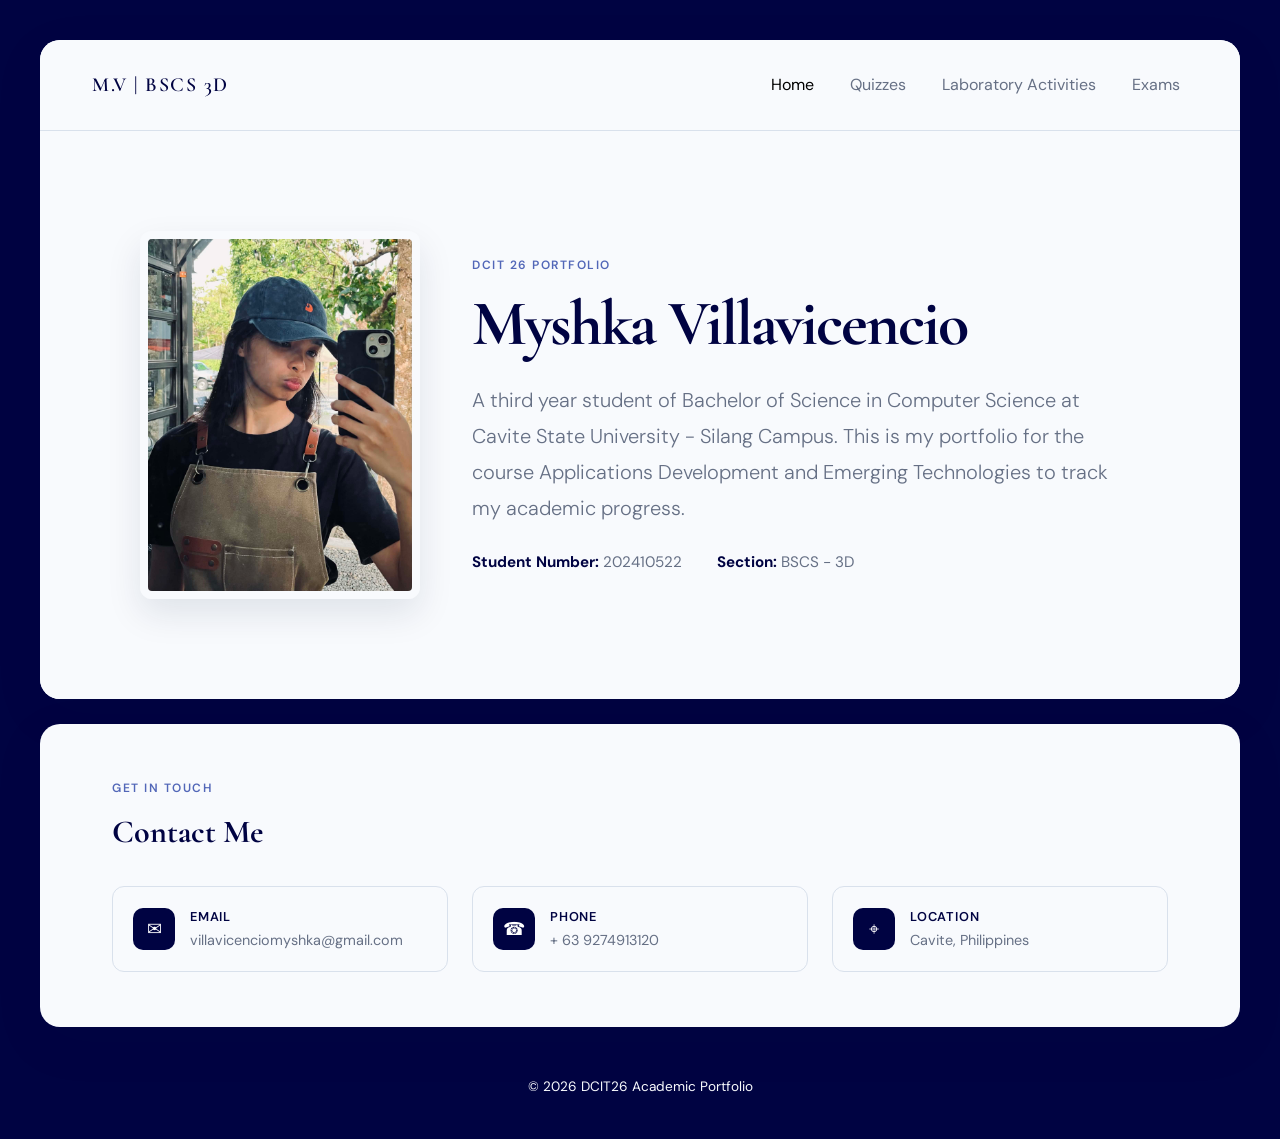
<file: index.html>
<!DOCTYPE html>
<html lang = "en">

<head>
    <meta charset = "UTF-8">
    <meta name="viewport" content="width=device-width, initial-scale=1.0">

    <title>M.V Portfolio</title>

    <link rel="stylesheet" href="https://cdn.jsdelivr.net/npm/bootstrap@5.3.3/dist/css/bootstrap.min.css">
    <link rel="stylesheet" href="style.css">
</head>

<body>

    <div class="site-wrapper">

        <div class="site-card">

            <nav class="navbar navbar-expand-lg">
                <div class="container-fluid">

                    <a class="navbar-brand" href="index.html">
                        M.V | BSCS 3D
                    </a>

                    <button 
                        class="navbar-toggler"
                        type="button"
                        data-bs-toggle="collapse"
                        data-bs-target="#navbarNav">

                        <span class="navbar-toggler-icon"></span>

                    </button>

                    <div class="collapse navbar-collapse" id="navbarNav">

                        <ul class="navbar-nav ms-auto">

                            <li class="nav-item">
                                <a class="nav-link active" href="index.html">
                                    Home
                                </a>
                            </li>

                            <li class="nav-item">
                                <a class="nav-link" href="quiz.html">
                                    Quizzes
                                </a>
                            </li>

                            <li class="nav-item">
                                <a class="nav-link" href="laboratory.html">
                                    Laboratory Activities
                                </a>
                            </li>

                            <li class="nav-item">
                                <a class="nav-link" href="exam.html">
                                    Exams
                                </a>
                            </li>

                        </ul>

                    </div>

                </div>
            </nav>


            <main>

                <section id="home" class="welcome">

                    <div class="container">

                        <div class="row align-items-center">

                            <div class="col-md-4 text-center">

                                <img 
                                    src="portfolio-new-profile.jpg"
                                    alt="My Profile Picture"
                                    class="profile-image img-fluid">

                            </div>

                            <div class="col-md-8">

                                <p class="intro-text">
                                    DCIT 26 PORTFOLIO
                                </p>

                                <h1>
                                    Myshka Villavicencio
                                </h1>

                                <p class="lead">
                                    A third year student of Bachelor of Science
                                    in Computer Science at Cavite State University -
                                    Silang Campus. This is my portfolio for the course 
                                    Applications Development and Emerging Technologies 
                                    to track my academic progress.
                                </p>

                                <div class="student-info">

                                    <p>
                                        <strong>Student Number:</strong>
                                        202410522
                                    </p>

                                    <p>
                                        <strong>Section:</strong>
                                        BSCS - 3D
                                    </p>
                                
                                </div>


                            </div>

                        </div>

                    </div>

                </section>

            </main>

        </div>

        <section class="contact-card">

            <div class="container">

                <div class="contact-header">

                    <p class="contact-label">
                        GET IN TOUCH
                    </p>

                    <h2>Contact Me</h2>
                </div>

                <div class="row g-4">

                    <div class="col-md-4">

                        <div class="contact-item">

                        <div class="contact-icon">
                            ✉
                        </div>

                        <div>

                        <div class="contact-title">
                            Email
                        </div>

                        <p class="contact-detail">
                            villavicenciomyshka@gmail.com
                        </p>
                        </div>
                        </div>
                    </div>

                    <div class="col-md-4">

                        <div class="contact-item">

                        <div class="contact-icon">
                            ☎
                        </div>

                        <div>

                        <div class="contact-title">
                            Phone
                        </div>

                        <p class="contact-detail">
                            + 63 9274913120
                        </p>
                        </div>
                        </div>
                    </div>

                    <div class="col-md-4">

                        <div class="contact-item">

                        <div class="contact-icon">
                            ⌖
                        </div>

                        <div>

                        <div class="contact-title">
                            Location
                        </div>

                        <p class="contact-detail">
                            Cavite, Philippines
                        </p>

                        </div>

                        </div>
                    </div>     
                </div>
            </div>
        </section>

        <footer>
            <p>© 2026 DCIT26 Academic Portfolio</p>
        </footer>

    </div>


    <script 
        src="https://cdn.jsdelivr.net/npm/bootstrap@5.3.3/dist/js/bootstrap.bundle.min.js">
    </script>

</body>
</file>
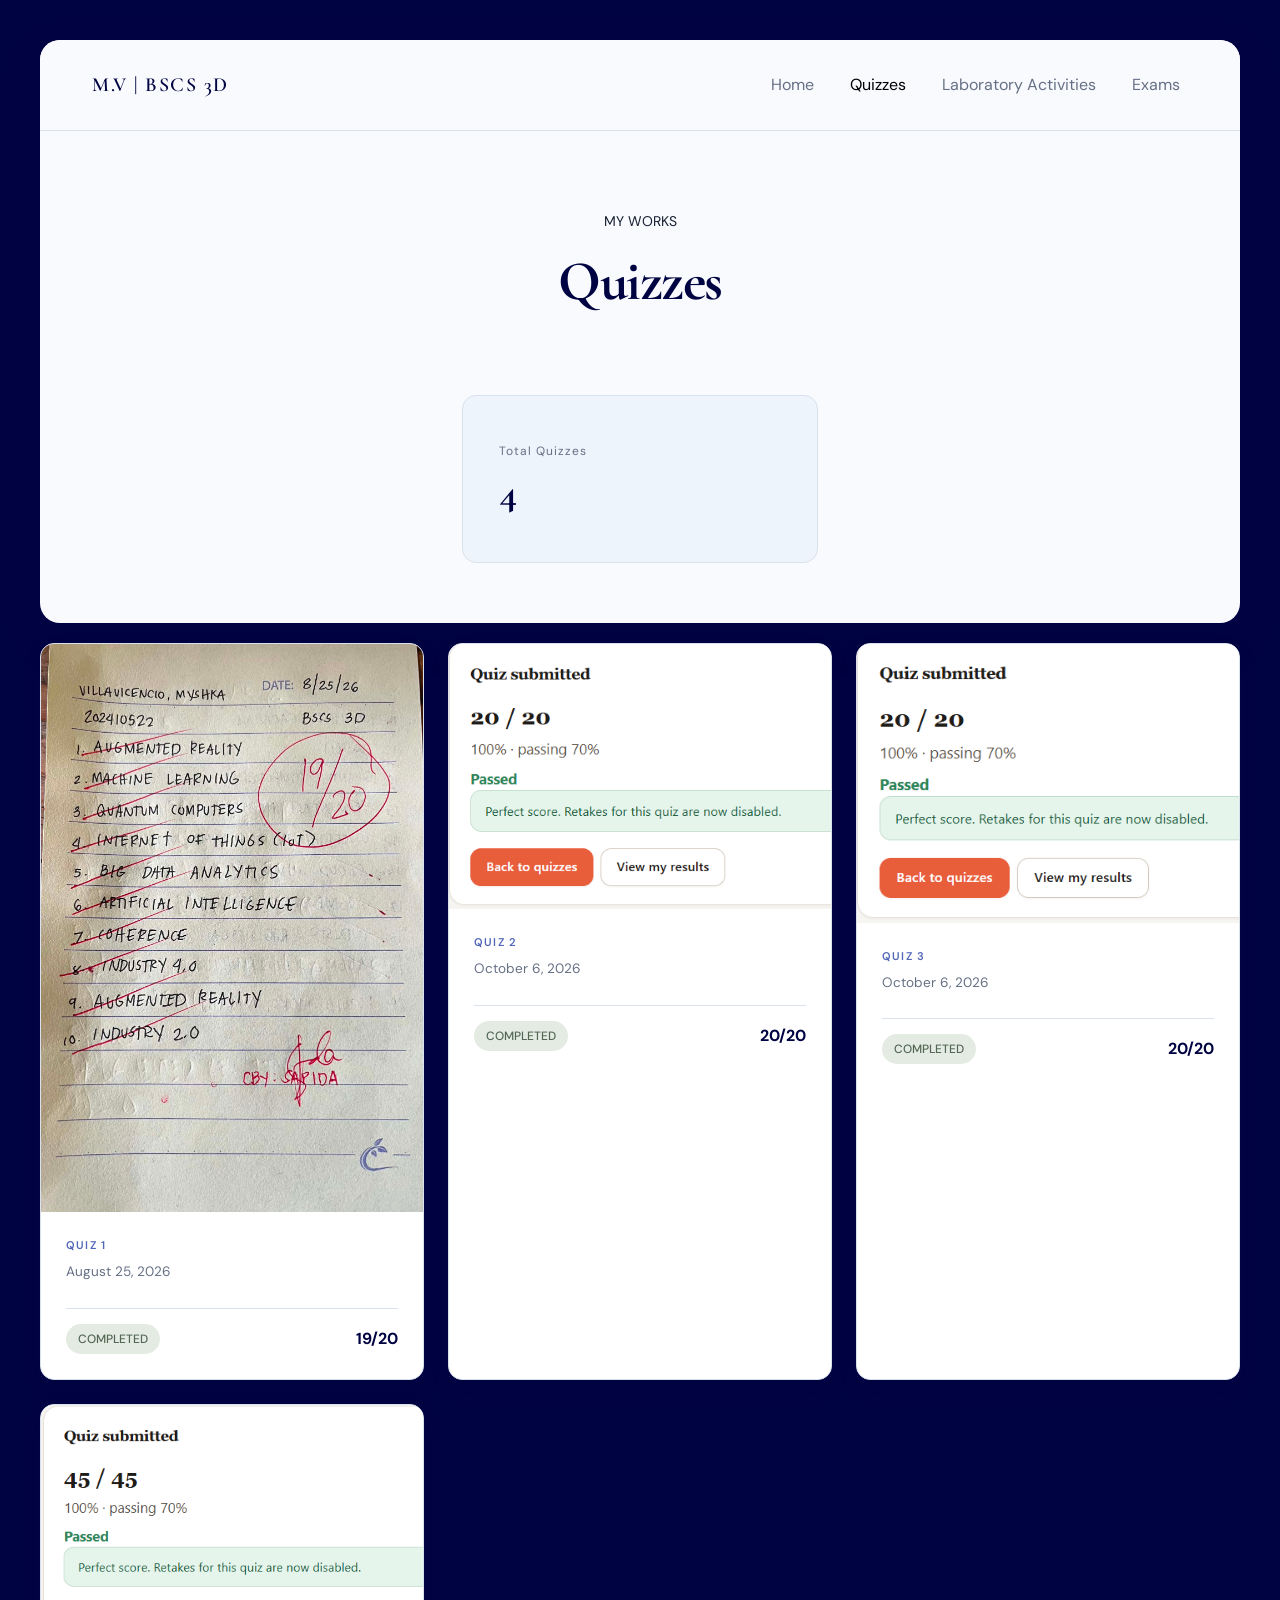
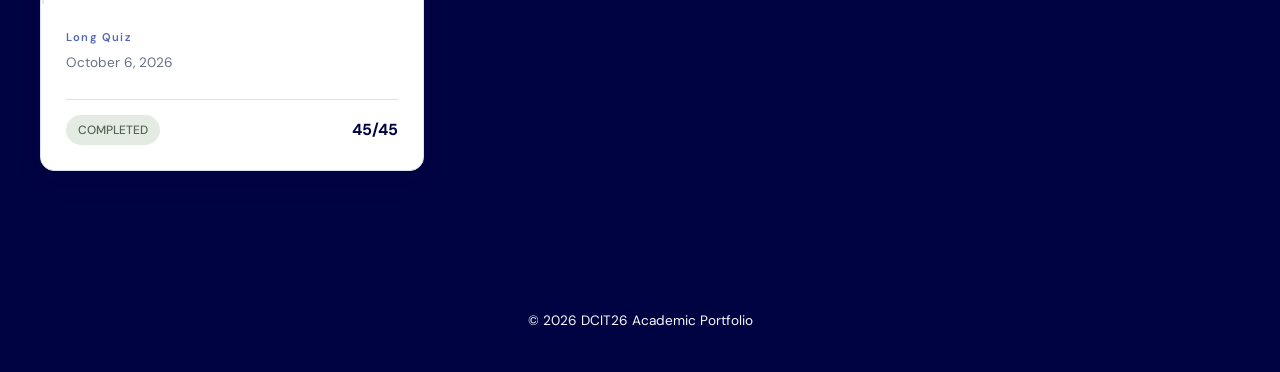
<file: quiz.html>
<!DOCTYPE html>
<html lang = "en">

<head>
    <meta charset = "UTF-8">
    <meta name="viewport" content="width=device-width, initial-scale=1.0">

    <title>M.V | Quizzes</title>

    <link rel="stylesheet" href="https://cdn.jsdelivr.net/npm/bootstrap@5.3.3/dist/css/bootstrap.min.css">
    <link rel="stylesheet" href="style.css">
</head>

<body>

    <div class="site-wrapper">

        <div class="site-card">

            <nav class="navbar navbar-expand-lg">
                <div class="container-fluid">

                    <a class="navbar-brand" href="index.html">
                        M.V | BSCS 3D
                    </a>

                    <button 
                        class="navbar-toggler"
                        type="button"
                        data-bs-toggle="collapse"
                        data-bs-target="#navbarNav">

                        <span class="navbar-toggler-icon"></span>

                    </button>

                    <div class="collapse navbar-collapse" id="navbarNav">

                        <ul class="navbar-nav ms-auto">

                            <li class="nav-item">
                                <a class="nav-link" href="index.html">
                                    Home
                                </a>
                            </li>

                            <li class="nav-item">
                                <a class="nav-link active" href="quiz.html">
                                    Quizzes
                                </a>
                            </li>

                            <li class="nav-item">
                                <a class="nav-link" href="laboratory.html">
                                    Laboratory Activities
                                </a>
                            </li>

                            <li class="nav-item">
                                <a class="nav-link" href="exam.html">
                                    Exams
                                </a>
                            </li>

                        </ul>

                    </div>

                </div>
            </nav>

    <main>
    <section class="page-header">
        
        <div class="container text-center">

            <p class="text-uppercase small">
                MY WORKS
            </p>

            <h1>Quizzes</h1>

        </div>
    </section>
    

    <section class="statistics">

        <div class="container">

            <div class="row justify-content-center g-4">

                <div class="col-sm-6 col-md-4">

                    <div class="card stat-card">

                        <div class="card-body">

                            <p class="stat-label">Total Quizzes</p>
                            <h2>4</h2>

                        </div>

                    </div>

                </div>

            </div>
        </div>

        </section>

    </main>
    </div>

        <section class="quiz-section">

                <div class="row g-4">

                    <div class="col-sm-8 col-md-6 col-lg-4">

                        <div class="assessment-card">

                            <img src="quiz1-pic.jpg" alt="Quiz 1" class="assessment-image">

                            <div class="assessment-card-body">

                                <span class="assessment-number">QUIZ 1</span>

                                <p class="assessment-date">August 25, 2026</p>

                                <div class="assessment-result">

                                    <span class="status completed">COMPLETED</span>

                                    <strong>19/20</strong>

                                </div>
                            </div>
                        </div>
                    </div>

                    <div class="col-sm-8 col-md-6 col-lg-4">

                        <div class="assessment-card">

                            <img src="dcit26-quiz2.png" alt="Quiz 2" class="assessment-image">

                            <div class="assessment-card-body">

                                <span class="assessment-number">QUIZ 2</span>

                                <p class="assessment-date">October 6, 2026</p>

                                <div class="assessment-result">

                                    <span class="status completed">COMPLETED</span>

                                    <strong>20/20</strong>

                                </div>
                            </div>
                        </div>
                    </div>

                    <div class="col-sm-8 col-md-6 col-lg-4">

                        <div class="assessment-card">

                            <img src="dcit26-quiz3.png" alt="Quiz 3" class="assessment-image">

                            <div class="assessment-card-body">

                                <span class="assessment-number">QUIZ 3</span>

                                <p class="assessment-date">October 6, 2026</p>

                                <div class="assessment-result">

                                    <span class="status completed">COMPLETED</span>

                                    <strong>20/20</strong>

                                </div>
                            </div>
                        </div>
                    </div>

                    <div class="col-sm-8 col-md-6 col-lg-4">

                        <div class="assessment-card">

                            <img src="dcit26-longquiz.png" alt="Long Quiz" class="assessment-image">

                            <div class="assessment-card-body">

                                <span class="assessment-number">Long Quiz</span>

                                <p class="assessment-date">October 6, 2026</p>

                                <div class="assessment-result">

                                    <span class="status completed">COMPLETED</span>

                                    <strong>45/45</strong>

                                </div>
                            </div>
                        </div>
                    </div>
                </div>
        </section>

    <footer>
        <p>© 2026 DCIT26 Academic Portfolio</p>
    </footer>

    </div>

    <script src="https://cdn.jsdelivr.net/npm/bootstrap@5.3.3/dist/js/bootstrap.bundle.min.js"></script>

</body>

</html>
</file>
<file: style.css>
@import url('https://fonts.googleapis.com/css2?family=Cormorant+Garamond:wght@500;600;700&family=DM+Sans:wght@400;500;600;700&display=swap');

:root {
    --navy: #000342;
    --blue: #06266F;
    --indigo: #373A8C;
    --sky: #18BFE0;

    --white: #FFFFFF;
    --surface: #F8FAFD;

    --text: #172033;
    --muted: #667085;
    --border: #D9E1EC;

    --accent: #5267B8;
}


/* Base */

* {
    box-sizing: border-box;
}

body {
    margin: 0;

    font-family: "DM Sans", sans-serif;

    background: var(--navy);
    
    color: var(--text);
}


/* Layout */

.site-wrapper {
    min-height: 100vh;

    display: flex;
    flex-direction: column;

    padding: 40px 20px 0;
}

.site-card,
.contact-card {
    width: 100%;
    max-width: 1200px;

    margin: 0 auto;

    background-color: var(--surface);

    border-radius: 20px;

    box-shadow:
    0 15px 50px rgba(11, 31, 58, 0.08);
}

.site-card {
    overflow: hidden;
}


/* Navigation */

.navbar {
    padding: 25px 40px;

    background-color: var(--surface) !important;

    border-bottom: 1px solid var(--border);
}

.navbar-brand {
    color: var(--navy);

    font-family: "Cormorant Garamond", serif;

    font-weight: 600;
    letter-spacing: 1.5px;
}

.nav-link {
    margin-left: 20px;

    color: var(--muted);

    transition: color 0.2s ease;
}

.nav-link:hover,
.nav-link.active {
    color: var(--navy);
}


/* Home */

.welcome {
    padding: 100px 60px;

    background-color: var(--surface);
}

.welcome h1 {
    margin-bottom: 25px;

    color: var(--navy);

    font-family: "Cormorant Garamond", serif;

    font-size: clamp(2.5rem, 5vw, 4.2rem);
    font-weight: 700;

    line-height: 1.05;
    letter-spacing: -2px;
}

.welcome .lead {
    max-width: 650px;

    color: var(--muted);

    line-height: 1.8;
}

.intro-text,
.quiz-label,
.contact-label {
    color: var(--accent);

    font-size: 0.75rem;
    font-weight: 600;

    text-transform: uppercase;
    letter-spacing: 1.5px;
}

.profile-image {
    width: 280px;
    max-width: 100%;
    height: auto;

    border-radius: 12px;
    border: 8px solid var(--surface);

    box-shadow:
    0 15px 35px rgba(11, 31, 58, 0.10);
}

/* Buttons */

.btn-primary {
    padding: 12px 24px;

    background-color: #252525;
    border-color: #252525;

    border-radius: 8px;

    transition: all 0.2s ease;
}

.btn-primary:hover {
    background-color: #000;
    border-color: #000;

    transform: translateY(-2px);
}


/* Page Header */

.page-header {
    padding: 80px 0 50px;

    background-color: var(--surface);
}

.page-header h1 {
    margin: 0;

    color: var(--navy);

    font-family: "Cormorant Garamond", serif;
    font-size: 3.5rem;
    font-weight: 700;

    letter-spacing: -1.5px;
}


/* Statistics */

.statistics {
    padding: 30px 20px 60px;
}

.stat-card {
    padding: 30px 20px;

    background-color: #EEF4FB;

    border: 1px solid var(--border);
    border-radius: 14px;
}

.stat-label {
    margin-bottom: 8px;

    color: var(--muted);

    font-size: 0.75rem;

    letter-spacing: 1px;
}

.stat-card h2 {
    margin: 0;

    color: var(--navy);

    font-family: "Cormorant Garamond", serif;

    font-size: 2.5rem;
    font-weight: 700;
}


/* Assessment Sections */

.quiz-section,
.exam-section,
.laboratory-section {
    padding: 20px 20px 90px;
}


/* Assessment Cards */

.assessment-card {
    height: 100%;

    overflow: hidden;

    background-color: var(--white);

    border: 1px solid var(--border);
    border-radius: 14px;

    box-shadow:
    0 8px 25px rgba(11, 31, 58, 0.06);

    transition: transform 0.2s ease,
                box-shadow 0.2s ease;
}

.assessment-card:hover {
    transform: translateY(-5px);

    box-shadow:
    0 15px 35px rgba(11, 31, 58, 0.10);
}

.assessment-image {
    width: 100%;
    height: auto;
    display: block;
}

.assessment-card-body {
    padding: 25px;
}

.assessment-number {
    display: block;

    margin-bottom: 8px;

    color: var(--accent);

    font-size: 0.7rem;
    font-weight: 600;

    letter-spacing: 1.2px;
}

.assessment-card h3 {
    margin-bottom: 8px;

    color: var(--navy);

    font-size: 1.2rem;
    font-weight: 600;
}

.assessment-date {
    margin-bottom: 25px;

    color: var(--muted);

    font-size: 0.85rem;
}

.assessment-result {
    display: flex;

    justify-content: space-between;
    align-items: center;

    padding-top: 15px;

    border-top: 1px solid var(--border);
}

.assessment-result strong {
    color: var(--navy);
}


/* Status */

.status {
    padding: 6px 12px;

    border-radius: 20px;

    font-size: 0.75rem;
    font-weight: 500;
}

.status.completed {
    color: #526653;
    background-color: #E4EBE2;
}

.status.missed {
    color: #8A5145;
    background-color: #F1E2DE;
}


/* Student Info and Contact */

.student-info {
    margin-top: 25px;
    display: flex;
    gap: 35px;
    flex-wrap: wrap;
}

.student-info p {
    margin: 0;
    color: var(--muted);
    font-size: 0.95rem;
}

.student-info strong {
    color: var(--navy);
    font-weight: 700;
}
.contact-card {
    margin-top: 25px;

    padding: 55px 60px;
}

.contact-header {
    margin-bottom: 35px;
}

.contact-header h2 {
    margin-bottom: 10px;

    color: var(--navy);

    font-family: "Cormorant Garamond", serif;

    font-size: 2rem;
    font-weight: 700;
}

.contact-header > p:last-child {
    max-width: 600px;

    margin: 0;

    color: var(--muted);

    line-height: 1.7;
}

.contact-item {
    display: flex;
    align-items: center;

    gap: 15px;

    padding: 20px;

    background-color: var(--surface);

    border: 1px solid var(--border);
    border-radius: 12px;

    transition: transform 0.2s ease,
                box-shadow 0.2s ease;
}

.contact-item:hover {
    transform: translateY(-3px);

    box-shadow:
    0 15px 50px rgba(11, 31, 58, 0.08);
}

.contact-icon {
    width: 42px;
    height: 42px;

    display: flex;
    align-items: center;
    justify-content: center;

    flex-shrink: 0;

    background-color: var(--navy);
    color: var(--white);

    border-radius: 10px;

    font-size: 1.1rem;
}

.contact-title {
    margin-bottom: 3px;

    color: var(--navy);

    font-size: 0.8rem;
    font-weight: 600;

    text-transform: uppercase;
    letter-spacing: 0.8px;
}

.contact-detail {
    margin: 0;

    color: var(--muted);

    font-size: 0.9rem;
}


/* Footer */

footer {
    width: 100%;
    max-width: 1200px;

    margin: 25px auto 0;

    padding: 25px 20px;

    text-align: center;

    color: var(--surface);

    font-size: 0.85rem;
}
</file>
